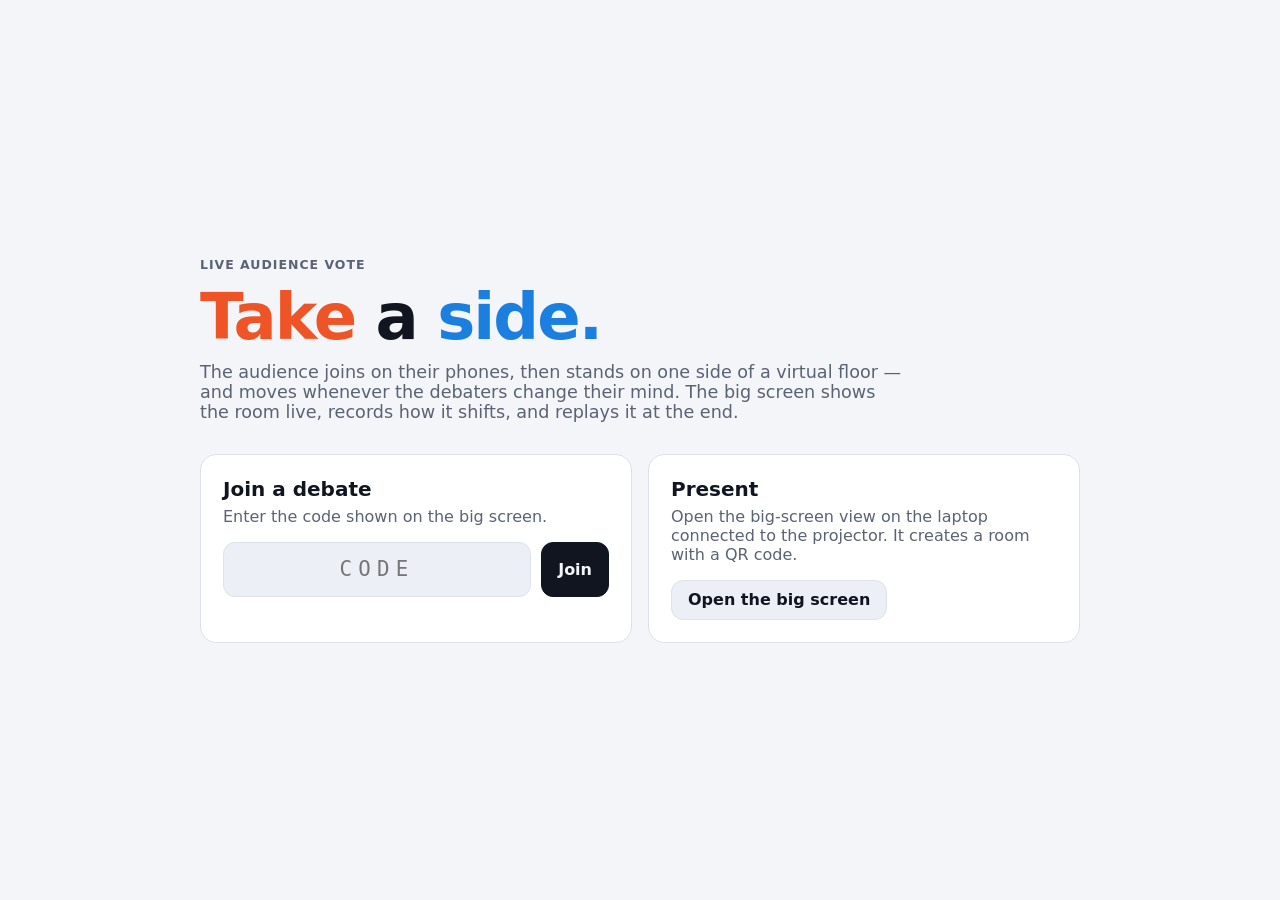
<file: index.html>
<!doctype html>
<html lang="en">
  <head>
    <meta charset="utf-8" />
    <meta name="viewport" content="width=device-width, initial-scale=1, viewport-fit=cover" />
    <title>Debate Floor</title>
    <link rel="stylesheet" href="css/style.css" />
    <script>
      // Someone typed the short URL plus ?room=… — send them straight to the phone view.
      const r = new URLSearchParams(location.search).get('room');
      if (r) location.replace('join.html?room=' + encodeURIComponent(r));
    </script>
  </head>
  <body>
    <main class="landing">
      <div class="landing-inner">
        <div class="eyebrow">Live audience vote</div>
        <h1><span class="a">Take</span> a <span class="b">side.</span></h1>
        <p class="lead">The audience joins on their phones, then stands on one side of a virtual floor — and moves whenever the debaters change their mind. The big screen shows the room live, records how it shifts, and replays it at the end.</p>
        <div class="cards">
          <form class="card" id="joinForm">
            <h2>Join a debate</h2>
            <p>Enter the code shown on the big screen.</p>
            <div class="row">
              <input id="code" class="code-input" maxlength="6" placeholder="CODE" autocomplete="off" autocapitalize="characters" spellcheck="false" aria-label="Room code" />
              <button class="btn primary" type="submit">Join</button>
            </div>
          </form>
          <div class="card">
            <h2>Present</h2>
            <p>Open the big-screen view on the laptop connected to the projector. It creates a room with a QR code.</p>
            <a class="btn" href="host.html">Open the big screen</a>
          </div>
        </div>
      </div>
    </main>
    <script>
      const input = document.getElementById('code');
      input.addEventListener('input', () => (input.value = input.value.toUpperCase().replace(/[^A-Z]/g, '')));
      document.getElementById('joinForm').addEventListener('submit', (e) => {
        e.preventDefault();
        if (input.value.length >= 4) location.href = 'join.html?room=' + input.value;
        else input.focus();
      });
    </script>
  </body>
</html>
</file>
<file: css/style.css>
/* ---------- tokens ---------- */
:root {
  --a: #ff6a3d;
  --b: #2f9bff;
  --u: #9aa3b2;
  --bg: #0b0e14;
  --panel: #141922;
  --panel-2: #1b2130;
  --line: #262d3c;
  --text: #eef1f6;
  --muted: #8a93a4;
  --accent: #ffffff;
  --shadow: 0 18px 60px rgba(0, 0, 0, 0.5);
  --radius: 16px;
  --font: ui-sans-serif, system-ui, -apple-system, 'Segoe UI', Roboto, Helvetica, Arial, sans-serif;
  --mono: ui-monospace, 'SF Mono', Menlo, Consolas, monospace;
  color-scheme: dark;
}
@media (prefers-color-scheme: light) {
  :root:not([data-theme='dark']) {
    --a: #ef5426;
    --b: #1b7fe0;
    --u: #8a93a3;
    --bg: #f4f5f9;
    --panel: #ffffff;
    --panel-2: #eceff5;
    --line: #dde1ea;
    --text: #111520;
    --muted: #5a6373;
    --accent: #111520;
    --shadow: 0 18px 60px rgba(20, 30, 50, 0.14);
    color-scheme: light;
  }
}
:root[data-theme='light'] {
  --a: #ef5426;
  --b: #1b7fe0;
  --u: #8a93a3;
  --bg: #f4f5f9;
  --panel: #ffffff;
  --panel-2: #eceff5;
  --line: #dde1ea;
  --text: #111520;
  --muted: #5a6373;
  --accent: #111520;
  --shadow: 0 18px 60px rgba(20, 30, 50, 0.14);
  color-scheme: light;
}

/* ---------- base ---------- */
*,
*::before,
*::after {
  box-sizing: border-box;
}
html,
body {
  margin: 0;
  height: 100%;
}
body {
  background: var(--bg);
  color: var(--text);
  font-family: var(--font);
  -webkit-font-smoothing: antialiased;
  -webkit-tap-highlight-color: transparent;
}
[hidden] {
  display: none !important;
}
button,
input,
select {
  font: inherit;
  color: inherit;
}
a {
  color: inherit;
}

.btn {
  appearance: none;
  border: 1px solid var(--line);
  background: var(--panel-2);
  color: var(--text);
  border-radius: 12px;
  padding: 0.6em 1em;
  font-weight: 600;
  cursor: pointer;
  display: inline-flex;
  align-items: center;
  justify-content: center;
  gap: 0.45em;
  white-space: nowrap;
  text-decoration: none;
  touch-action: manipulation;
  transition: background 0.15s, border-color 0.15s, transform 0.08s;
}
.btn:hover {
  border-color: var(--muted);
}
.btn:active {
  transform: scale(0.97);
}
.btn.primary {
  background: var(--text);
  color: var(--bg);
  border-color: var(--text);
}
.btn.ghost {
  background: transparent;
}
.btn.on {
  background: var(--text);
  color: var(--bg);
}
.btn.danger {
  color: #ff5a5a;
}
.btn:disabled {
  opacity: 0.4;
  cursor: default;
}
.btn svg {
  width: 1.1em;
  height: 1.1em;
  flex: none;
}

input[type='text'],
input[type='search'],
input:not([type]) {
  width: 100%;
  border: 1px solid var(--line);
  background: var(--panel-2);
  border-radius: 12px;
  padding: 0.7em 0.9em;
  outline: none;
}
input:focus {
  border-color: var(--muted);
}

.eyebrow {
  font-size: 0.78rem;
  letter-spacing: 0.08em;
  text-transform: uppercase;
  color: var(--muted);
  font-weight: 600;
}
.muted {
  color: var(--muted);
}
.mono {
  font-family: var(--mono);
}
.dot-status {
  display: inline-block;
  width: 0.55em;
  height: 0.55em;
  border-radius: 50%;
  background: var(--u);
  margin-right: 0.4em;
  vertical-align: 0.08em;
}
.dot-status.ok {
  background: #33d17a;
  box-shadow: 0 0 0 3px rgba(51, 209, 122, 0.2);
}
.dot-status.warn {
  background: #f5c211;
  animation: blink 1s infinite;
}
.dot-status.bad {
  background: #ff5a5a;
}
@keyframes blink {
  50% {
    opacity: 0.3;
  }
}

#toast {
  position: fixed;
  left: 50%;
  bottom: 24px;
  transform: translateX(-50%) translateY(20px);
  background: var(--text);
  color: var(--bg);
  padding: 0.7em 1.1em;
  border-radius: 12px;
  font-weight: 600;
  opacity: 0;
  pointer-events: none;
  transition: opacity 0.2s, transform 0.2s;
  z-index: 100;
  max-width: calc(100vw - 32px);
}
#toast.show {
  opacity: 1;
  transform: translateX(-50%) translateY(0);
}

/* ---------- landing ---------- */
.landing {
  min-height: 100%;
  display: grid;
  place-items: center;
  padding: 32px 16px;
}
.landing-inner {
  width: min(880px, 100%);
}
.landing h1 {
  font-size: clamp(2.2rem, 6vw, 4rem);
  letter-spacing: -0.03em;
  margin: 0.2em 0 0.2em;
  line-height: 1;
}
.landing h1 .a {
  color: var(--a);
}
.landing h1 .b {
  color: var(--b);
}
.landing .lead {
  color: var(--muted);
  font-size: 1.1rem;
  max-width: 40em;
  margin: 0 0 2rem;
}
.cards {
  display: grid;
  grid-template-columns: repeat(auto-fit, minmax(280px, 1fr));
  gap: 16px;
}
.card {
  background: var(--panel);
  border: 1px solid var(--line);
  border-radius: var(--radius);
  padding: 22px;
}
.card h2 {
  margin: 0 0 0.3em;
  font-size: 1.25rem;
}
.card p {
  margin: 0 0 1em;
  color: var(--muted);
}
.row {
  display: flex;
  gap: 10px;
}
.code-input {
  font-family: var(--mono);
  text-transform: uppercase;
  letter-spacing: 0.3em;
  font-size: 1.3rem;
  text-align: center;
}

/* ---------- host / big screen ---------- */
body.host {
  overflow: hidden;
}
.host-app {
  height: 100vh;
  height: 100dvh;
  display: grid;
  grid-template-rows: auto auto minmax(0, 1fr) auto auto;
  gap: 12px;
  padding: 18px 22px 14px;
}
.h-top {
  display: flex;
  align-items: flex-start;
  gap: 20px;
}
.h-title {
  flex: 1;
  min-width: 0;
}
.h-title h1 {
  margin: 4px 0 0;
  font-size: clamp(1.4rem, 2.6vw, 2.6rem);
  line-height: 1.12;
  letter-spacing: -0.02em;
  overflow-wrap: anywhere;
}
.join-chip {
  display: flex;
  align-items: center;
  gap: 14px;
  background: var(--panel);
  border: 1px solid var(--line);
  border-radius: var(--radius);
  padding: 10px 16px 10px 10px;
  cursor: pointer;
  text-align: left;
}
.join-chip canvas {
  width: 92px;
  height: 92px;
  border-radius: 8px;
  background: #fff;
  display: block;
}
.chip-url {
  font-size: 0.95rem;
  color: var(--muted);
}
.chip-code {
  font-family: var(--mono);
  font-size: 2rem;
  font-weight: 800;
  letter-spacing: 0.18em;
  line-height: 1.1;
}

.tally {
  display: grid;
  grid-template-columns: auto 1fr auto;
  align-items: center;
  gap: 16px;
}
.tally-side {
  display: flex;
  align-items: baseline;
  gap: 12px;
  min-width: 0;
}
.tally-side.b {
  justify-content: flex-end;
}
.tname {
  font-weight: 700;
  font-size: clamp(1rem, 1.5vw, 1.4rem);
  max-width: 22vw;
  overflow: hidden;
  text-overflow: ellipsis;
  white-space: nowrap;
}
.tpct {
  font-weight: 800;
  font-size: clamp(1.8rem, 3.4vw, 3.2rem);
  font-variant-numeric: tabular-nums;
  letter-spacing: -0.03em;
}
.tally-side.a .tpct,
.tally-side.a .tname {
  color: var(--a);
}
.tally-side.b .tpct,
.tally-side.b .tname {
  color: var(--b);
}
.tally-mid {
  display: flex;
  flex-direction: column;
  gap: 6px;
}
.tally-bar {
  display: flex;
  height: 16px;
  border-radius: 999px;
  overflow: hidden;
  background: var(--panel-2);
}
.seg {
  height: 100%;
  transition: flex-basis 0.5s cubic-bezier(0.2, 0.8, 0.2, 1);
  flex: 0 0 0%;
}
.seg.a {
  background: var(--a);
}
.seg.u {
  background: var(--u);
  opacity: 0.55;
}
.seg.b {
  background: var(--b);
}
.tally-sub {
  display: flex;
  justify-content: center;
  gap: 18px;
  font-size: 0.95rem;
  color: var(--muted);
  font-variant-numeric: tabular-nums;
}

.floor-wrap {
  position: relative;
  min-height: 0;
  border-radius: var(--radius);
  overflow: hidden;
  border: 1px solid var(--line);
  background: var(--panel);
}
#floor {
  position: absolute;
  inset: 0;
  width: 100%;
  height: 100%;
  display: block;
  cursor: crosshair;
}
.floor-hint {
  position: absolute;
  inset: 0;
  display: grid;
  place-items: center;
  pointer-events: none;
  color: var(--muted);
  font-size: 1.3rem;
  text-align: center;
}
.badge {
  position: absolute;
  top: 14px;
  left: 50%;
  transform: translateX(-50%);
  background: var(--text);
  color: var(--bg);
  font-weight: 800;
  letter-spacing: 0.12em;
  text-transform: uppercase;
  font-size: 0.8rem;
  padding: 6px 12px;
  border-radius: 999px;
  pointer-events: none;
}
.badge.locked {
  background: #f5c211;
  color: #111;
}

.dot-pop {
  position: absolute;
  z-index: 5;
  background: var(--panel);
  border: 1px solid var(--line);
  box-shadow: var(--shadow);
  border-radius: 12px;
  padding: 12px;
  min-width: 190px;
}
.dot-pop .name {
  font-weight: 800;
  font-size: 1.1rem;
}
.dot-pop .meta {
  color: var(--muted);
  font-size: 0.85rem;
  margin: 2px 0 10px;
}
.dot-pop .row .btn {
  padding: 0.4em 0.7em;
  font-size: 0.85rem;
}

.timeline-wrap {
  position: relative;
  height: clamp(64px, 10vh, 110px);
  border-radius: 12px;
  overflow: hidden;
  background: var(--panel);
  border: 1px solid var(--line);
}
#timeline {
  width: 100%;
  height: 100%;
  display: block;
  cursor: pointer;
}

.controls {
  display: flex;
  align-items: center;
  gap: 8px;
  flex-wrap: wrap;
  transition: opacity 0.3s;
}
.controls .spacer {
  flex: 1;
}
.controls .btn {
  padding: 0.5em 0.85em;
  font-size: 0.92rem;
}
.clock {
  font-family: var(--mono);
  color: var(--muted);
  font-size: 0.92rem;
  padding: 0 6px;
  font-variant-numeric: tabular-nums;
}
.host-app.quiet .controls {
  opacity: 0.12;
}
.host-app.quiet .controls:hover {
  opacity: 1;
}
.speed {
  display: inline-flex;
  border: 1px solid var(--line);
  border-radius: 12px;
  overflow: hidden;
}
.speed button {
  border: 0;
  background: transparent;
  padding: 0.5em 0.7em;
  cursor: pointer;
  font-weight: 600;
  font-size: 0.85rem;
  color: var(--muted);
}
.speed button.on {
  background: var(--text);
  color: var(--bg);
}

/* overlays */
.overlay {
  position: fixed;
  inset: 0;
  z-index: 50;
  background: color-mix(in srgb, var(--bg) 82%, transparent);
  backdrop-filter: blur(10px);
  -webkit-backdrop-filter: blur(10px);
  display: grid;
  place-items: center;
  padding: 24px;
  overflow: auto;
}
.join-card {
  display: grid;
  grid-template-columns: auto 1fr;
  gap: clamp(24px, 4vw, 56px);
  align-items: center;
  background: var(--panel);
  border: 1px solid var(--line);
  border-radius: 28px;
  padding: clamp(24px, 4vw, 48px);
  box-shadow: var(--shadow);
  max-width: min(1200px, 96vw);
}
.join-card canvas {
  width: min(52vh, 40vw);
  height: min(52vh, 40vw);
  background: #fff;
  border-radius: 18px;
  display: block;
}
.join-card h2 {
  font-size: clamp(2rem, 4vw, 3.6rem);
  margin: 0 0 0.3em;
  letter-spacing: -0.03em;
  line-height: 1.02;
}
.join-card .big-url {
  font-size: clamp(1.1rem, 2vw, 1.7rem);
  color: var(--muted);
  overflow-wrap: anywhere;
}
.join-card .big-code {
  font-family: var(--mono);
  font-weight: 800;
  font-size: clamp(3rem, 8vw, 7rem);
  letter-spacing: 0.16em;
  line-height: 1;
  margin: 0.15em 0 0.25em;
}
.join-card .joined {
  font-size: 1.2rem;
  margin-bottom: 1.2em;
  font-variant-numeric: tabular-nums;
}
.join-card .joined b {
  font-size: 1.6rem;
}
.name-cloud {
  display: flex;
  flex-wrap: wrap;
  gap: 6px;
  max-height: 18vh;
  overflow: hidden;
  margin-bottom: 1.4em;
}
.name-cloud span {
  background: var(--panel-2);
  border: 1px solid var(--line);
  border-radius: 999px;
  padding: 3px 10px;
  font-size: 0.9rem;
  animation: pop 0.3s ease-out;
}
@keyframes pop {
  from {
    transform: scale(0.6);
    opacity: 0;
  }
}

.modal {
  background: var(--panel);
  border: 1px solid var(--line);
  border-radius: 22px;
  box-shadow: var(--shadow);
  padding: 28px;
  width: min(560px, 100%);
}
.modal h2 {
  margin: 0 0 0.4em;
}
.modal p {
  color: var(--muted);
  margin: 0 0 1.2em;
}
.modal .row {
  flex-wrap: wrap;
}

/* settings drawer */
.drawer {
  position: fixed;
  top: 0;
  right: 0;
  bottom: 0;
  width: min(400px, 100vw);
  z-index: 60;
  background: var(--panel);
  border-left: 1px solid var(--line);
  box-shadow: var(--shadow);
  padding: 22px;
  overflow: auto;
  transform: translateX(105%);
  transition: transform 0.25s ease;
}
.drawer.open {
  transform: none;
}
.drawer h2 {
  margin: 0 0 16px;
  display: flex;
  justify-content: space-between;
  align-items: center;
}
.drawer h3 {
  margin: 22px 0 10px;
  font-size: 0.8rem;
  text-transform: uppercase;
  letter-spacing: 0.08em;
  color: var(--muted);
}
.field {
  display: block;
  margin-bottom: 12px;
}
.field > span {
  display: block;
  font-size: 0.85rem;
  color: var(--muted);
  margin-bottom: 4px;
}
.sides-fields {
  display: grid;
  grid-template-columns: 1fr 1fr;
  gap: 10px;
}
.sides-fields .a input {
  border-color: color-mix(in srgb, var(--a) 60%, var(--line));
}
.sides-fields .b input {
  border-color: color-mix(in srgb, var(--b) 60%, var(--line));
}
.toggle {
  display: flex;
  align-items: center;
  justify-content: space-between;
  gap: 12px;
  padding: 8px 0;
  cursor: pointer;
}
.toggle small {
  display: block;
  color: var(--muted);
}
.toggle input {
  width: 42px;
  height: 24px;
  appearance: none;
  background: var(--panel-2);
  border: 1px solid var(--line);
  border-radius: 999px;
  position: relative;
  cursor: pointer;
  flex: none;
  transition: background 0.15s;
}
.toggle input::after {
  content: '';
  position: absolute;
  top: 2px;
  left: 2px;
  width: 18px;
  height: 18px;
  border-radius: 50%;
  background: var(--muted);
  transition: transform 0.15s, background 0.15s;
}
.toggle input:checked {
  background: var(--text);
}
.toggle input:checked::after {
  transform: translateX(18px);
  background: var(--bg);
}
.btn-grid {
  display: grid;
  grid-template-columns: 1fr 1fr;
  gap: 8px;
}
.kbd-list {
  font-size: 0.85rem;
  color: var(--muted);
  display: grid;
  grid-template-columns: auto 1fr;
  gap: 4px 12px;
}
kbd {
  font-family: var(--mono);
  background: var(--panel-2);
  border: 1px solid var(--line);
  border-radius: 6px;
  padding: 0 6px;
  font-size: 0.8rem;
  color: var(--text);
}

/* mark popover */
.mark-pop {
  position: fixed;
  z-index: 70;
  background: var(--panel);
  border: 1px solid var(--line);
  border-radius: 16px;
  box-shadow: var(--shadow);
  padding: 14px;
  width: min(380px, calc(100vw - 32px));
}
.chips {
  display: flex;
  flex-wrap: wrap;
  gap: 6px;
  margin: 10px 0 0;
}
.chips button {
  border: 1px solid var(--line);
  background: var(--panel-2);
  border-radius: 999px;
  padding: 4px 10px;
  cursor: pointer;
  font-size: 0.85rem;
}

/* results */
.results {
  width: min(1240px, 100%);
  align-self: start;
  background: var(--panel);
  border: 1px solid var(--line);
  border-radius: 24px;
  box-shadow: var(--shadow);
  padding: clamp(18px, 3vw, 36px);
}
.results-head {
  display: flex;
  align-items: flex-start;
  justify-content: space-between;
  gap: 16px;
  flex-wrap: wrap;
}
.results-head h2 {
  margin: 4px 0 0;
  font-size: clamp(1.6rem, 3vw, 2.6rem);
  letter-spacing: -0.02em;
}
.shift {
  display: grid;
  gap: 10px;
  margin: 22px 0 8px;
}
.shift-row {
  display: grid;
  grid-template-columns: minmax(110px, 180px) 1fr;
  gap: 14px;
  align-items: center;
}
.shift-row .lbl {
  font-weight: 600;
  overflow: hidden;
  text-overflow: ellipsis;
  white-space: nowrap;
}
.shift-row .lbl small {
  color: var(--muted);
  font-weight: 500;
  margin-left: 6px;
}
.stack {
  display: flex;
  height: 30px;
  border-radius: 8px;
  overflow: hidden;
  background: var(--panel-2);
  font-weight: 700;
  font-size: 0.85rem;
}
.stack > div {
  display: flex;
  align-items: center;
  padding: 0 8px;
  color: #fff;
  overflow: hidden;
  white-space: nowrap;
}
.stack .a {
  background: var(--a);
}
.stack .u {
  background: color-mix(in srgb, var(--u) 60%, var(--panel-2));
  justify-content: center;
}
.stack .b {
  background: var(--b);
  justify-content: flex-end;
}
.net-shift {
  font-size: 1.05rem;
  margin: 6px 0 4px;
}
.awards {
  display: grid;
  grid-template-columns: repeat(auto-fill, minmax(230px, 1fr));
  gap: 12px;
  margin: 24px 0;
}
.award {
  background: var(--panel-2);
  border: 1px solid var(--line);
  border-radius: 16px;
  padding: 16px;
  min-height: 128px;
  cursor: default;
}
.award[data-idx] {
  cursor: pointer;
}
.award[data-idx]:hover {
  border-color: var(--muted);
}
.award .t {
  font-size: 0.78rem;
  text-transform: uppercase;
  letter-spacing: 0.08em;
  color: var(--muted);
  font-weight: 700;
}
.award .who {
  font-size: 1.5rem;
  font-weight: 800;
  margin: 8px 0 4px;
  letter-spacing: -0.01em;
  overflow-wrap: anywhere;
}
.award .why {
  color: var(--muted);
  font-size: 0.92rem;
}
.award .names {
  font-size: 0.95rem;
  margin-top: 6px;
  line-height: 1.5;
}
.tag {
  display: inline-block;
  font-size: 0.75rem;
  font-weight: 700;
  padding: 1px 7px;
  border-radius: 999px;
  color: #fff;
}
.tag.a {
  background: var(--a);
}
.tag.b {
  background: var(--b);
}
.tag.u {
  background: color-mix(in srgb, var(--u) 70%, var(--panel-2));
}
.table-tools {
  display: flex;
  gap: 10px;
  align-items: center;
  margin-bottom: 10px;
  flex-wrap: wrap;
}
.table-tools input {
  max-width: 260px;
}
.table-scroll {
  overflow: auto;
  border: 1px solid var(--line);
  border-radius: 14px;
}
table.people {
  width: 100%;
  border-collapse: collapse;
  font-size: 0.92rem;
  font-variant-numeric: tabular-nums;
}
table.people th,
table.people td {
  padding: 8px 12px;
  text-align: left;
  border-bottom: 1px solid var(--line);
  white-space: nowrap;
}
table.people th {
  position: sticky;
  top: 0;
  background: var(--panel);
  font-size: 0.78rem;
  text-transform: uppercase;
  letter-spacing: 0.06em;
  color: var(--muted);
  cursor: pointer;
  user-select: none;
}
table.people th.sorted {
  color: var(--text);
}
table.people tbody tr {
  cursor: pointer;
}
table.people tbody tr:hover {
  background: var(--panel-2);
}
table.people td.num {
  text-align: right;
}
table.people canvas {
  display: block;
  width: 150px;
  height: 26px;
}
.timebar {
  display: flex;
  width: 120px;
  height: 10px;
  border-radius: 999px;
  overflow: hidden;
  background: var(--panel-2);
}
.timebar .a {
  background: var(--a);
}
.timebar .u {
  background: var(--u);
  opacity: 0.6;
}
.timebar .b {
  background: var(--b);
}

/* ---------- phone ---------- */
body.phone {
  overscroll-behavior: none;
}
.p-view {
  min-height: 100vh;
  min-height: 100dvh;
  padding: max(16px, env(safe-area-inset-top)) 16px max(16px, env(safe-area-inset-bottom));
}
.p-join {
  display: flex;
  flex-direction: column;
  justify-content: center;
  max-width: 440px;
  margin: 0 auto;
  gap: 14px;
}
.p-join h1 {
  font-size: 2.1rem;
  margin: 0;
  letter-spacing: -0.02em;
}
.p-join .room {
  font-family: var(--mono);
  font-size: 1.1rem;
  color: var(--muted);
}
.p-join .room b {
  color: var(--text);
  letter-spacing: 0.15em;
}
.p-join label > span {
  display: block;
  font-size: 0.9rem;
  color: var(--muted);
  margin-bottom: 6px;
}
.p-join input {
  font-size: 1.15rem;
  padding: 0.8em 0.9em;
}
.p-join .btn {
  font-size: 1.15rem;
  padding: 0.85em;
}
.fine {
  font-size: 0.85rem;
  color: var(--muted);
  margin: 0;
}

.p-main {
  height: 100vh;
  height: 100dvh;
  display: flex;
  flex-direction: column;
  gap: 10px;
  padding: max(12px, env(safe-area-inset-top)) 14px max(12px, env(safe-area-inset-bottom));
  user-select: none;
  -webkit-user-select: none;
}
.p-top {
  display: flex;
  justify-content: space-between;
  align-items: flex-start;
  gap: 10px;
}
.p-q {
  font-weight: 700;
  font-size: 1.05rem;
  line-height: 1.25;
  overflow-wrap: anywhere;
}
.p-conn {
  font-size: 0.8rem;
  color: var(--muted);
  white-space: nowrap;
  padding-top: 3px;
}
.p-hint {
  background: color-mix(in srgb, #f5c211 18%, var(--panel));
  border: 1px solid color-mix(in srgb, #f5c211 50%, var(--line));
  border-radius: 12px;
  padding: 10px 12px;
  font-size: 0.9rem;
  line-height: 1.35;
}
.p-sides {
  display: grid;
  grid-template-columns: 1fr 1fr;
  gap: 10px;
  font-weight: 800;
  font-size: 1.05rem;
}
.p-sides span {
  overflow: hidden;
  text-overflow: ellipsis;
  white-space: nowrap;
}
.p-sides .a {
  color: var(--a);
}
.p-sides .b {
  color: var(--b);
  text-align: right;
}
.p-floor-wrap {
  position: relative;
  flex: 1;
  min-height: 160px;
  border-radius: 18px;
  overflow: hidden;
  border: 1px solid var(--line);
  background: var(--panel);
}
#pFloor {
  position: absolute;
  inset: 0;
  width: 100%;
  height: 100%;
  touch-action: none;
  display: block;
}
.p-locked {
  position: absolute;
  inset: auto 12px 12px;
  background: #f5c211;
  color: #111;
  font-weight: 800;
  text-align: center;
  border-radius: 12px;
  padding: 10px;
  pointer-events: none;
}
.p-stance {
  text-align: center;
  font-weight: 700;
  font-size: 1.1rem;
  min-height: 1.4em;
}
.p-stance small {
  display: block;
  font-weight: 500;
  color: var(--muted);
  font-size: 0.85rem;
}
.p-btns {
  display: grid;
  grid-template-columns: 1fr auto 1fr;
  gap: 8px;
}
.p-btns .btn {
  padding: 0.85em 0.6em;
  font-size: 1rem;
  min-width: 0;
}
.p-btns .btn span {
  overflow: hidden;
  text-overflow: ellipsis;
}
.p-btns .btn.a {
  background: var(--a);
  border-color: var(--a);
  color: #fff;
}
.p-btns .btn.b {
  background: var(--b);
  border-color: var(--b);
  color: #fff;
}
.p-me {
  text-align: center;
  font-size: 0.85rem;
  color: var(--muted);
}
.link {
  background: none;
  border: 0;
  padding: 0;
  color: var(--text);
  text-decoration: underline;
  cursor: pointer;
  font-size: inherit;
}
.p-msg {
  display: grid;
  place-items: center;
  text-align: center;
}
.p-msg h1 {
  margin: 0 0 0.3em;
}

/* ---------- small screens (host used on a laptop / tablet) ---------- */
@media (max-width: 760px) {
  .host-app {
    padding: 12px 16px;
  }
  .join-chip canvas {
    width: 64px;
    height: 64px;
  }
  .chip-code {
    font-size: 1.4rem;
  }
  .join-card {
    grid-template-columns: 1fr;
    text-align: center;
  }
  .join-card canvas {
    width: min(70vw, 340px);
    height: min(70vw, 340px);
    margin: 0 auto;
  }
  .tally {
    grid-template-columns: 1fr 1fr;
  }
  .tally-mid {
    grid-column: 1 / -1;
    order: 3;
  }
  .tname {
    max-width: 30vw;
  }
}
</file>
